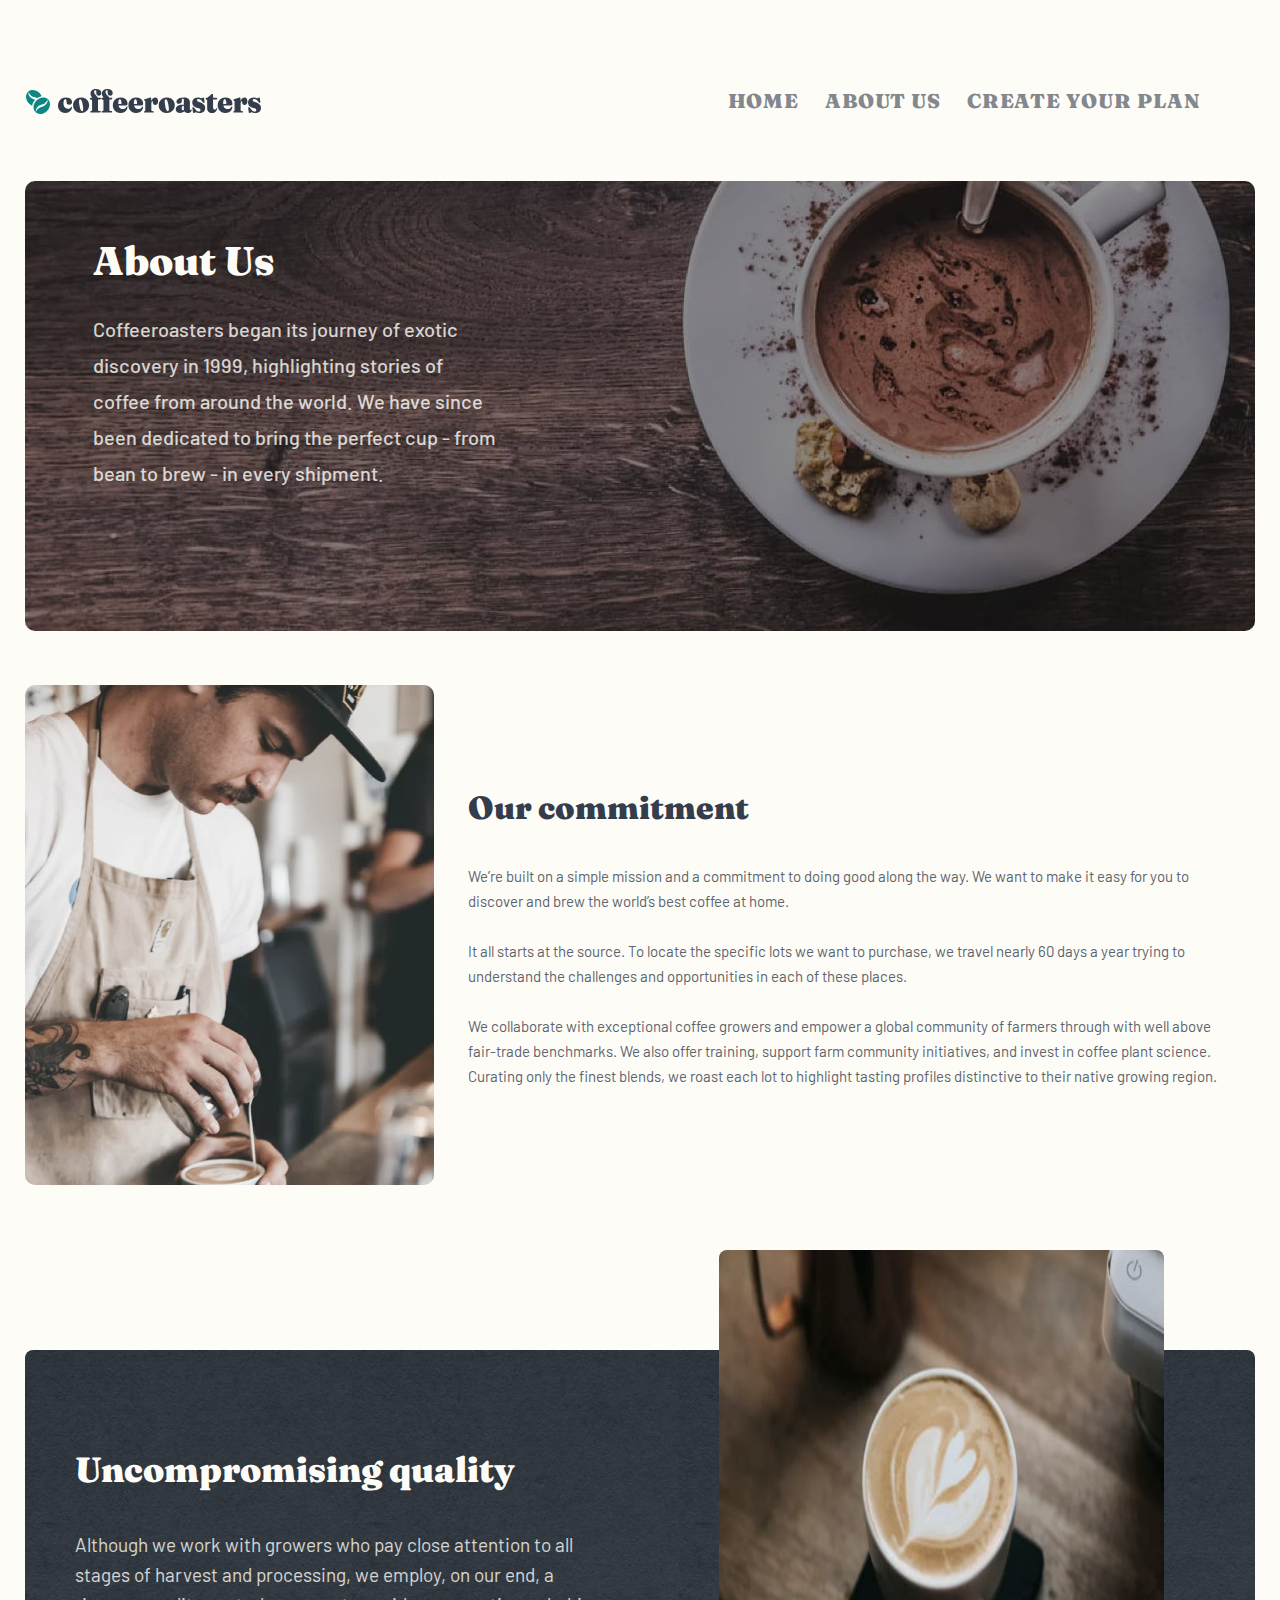
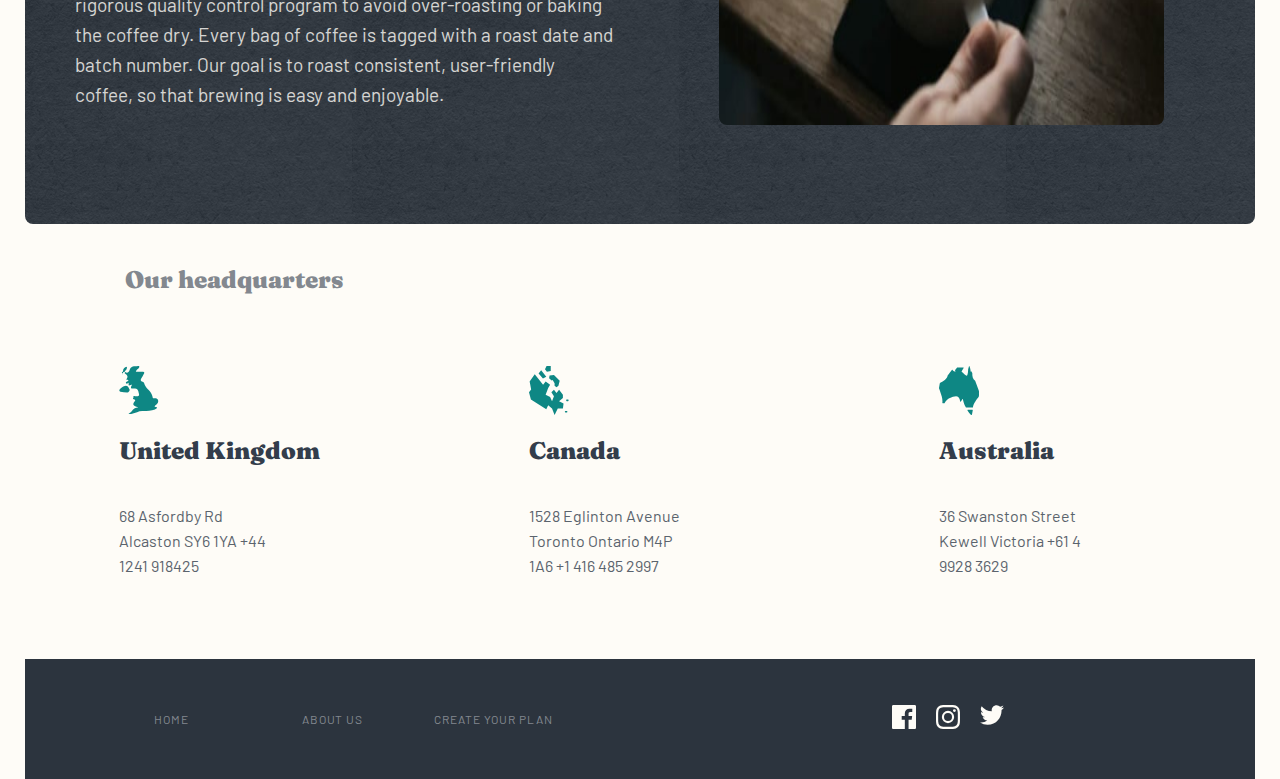
<file: about.html>
<!DOCTYPE html>
<html lang="en">

<head>
  <meta charset="UTF-8">
  <meta name="viewport" content="width=device-width, initial-scale=1.0">
  <link rel="stylesheet" href="./css/about.css">
  <link rel="icon" type="image/png" sizes="32x32" href="./assets/favicon-32x32.png">

  <title>Coffeeroasters subscription site</title>
</head>

<body>
  <div class="wrapper">
    <header>
      <nav class="navbar">
        <div class="brand_icon">
          <img id="logo" src="./assets/shared/desktop/logo.svg" alt="logo">
          <img id="hamMenue" src="./assets/shared/mobile/icon-hamburger.svg" alt="Ham_menue">
        </div>
        <div class="dropdown_container hidden">
          <ul>
            <li><a href="./index.html">Home</a></li>
            <li><a href="./about.html">About Us</a></li>
            <li><a href="./plan.html">Create your plan</a></li>
          </ul>
        </div>

      </nav>
    </header>
    <main>
      <Section class="banner">
        <article>
          <h1>About Us</h1>
          <p>Coffeeroasters began its journey of exotic discovery in 1999, highlighting stories of
            coffee from around the world. We have since been dedicated to bring the perfect cup - from
            bean to brew - in every shipment.</p>
        </article>
      </Section>
      <Section class="commitment">
        <article>
          <img id="commit__img" src="./assets/about/mobile/image-commitment.jpg" alt="">
          <div class="commitment__text">
            <h1>Our commitment</h1>
            <p>
              We’re built on a simple mission and a commitment to doing good along the way. We want to
              make it easy for you to discover and brew the world’s best coffee at home.
              <br>
              <br>
              It all starts at the source. To locate the specific lots we want to purchase, we travel nearly 60 days a
              year trying to understand the challenges and opportunities in each of these places.
              <br>
              <br>
              We collaborate with exceptional coffee growers and empower a global community of farmers
              through with well above fair-trade benchmarks. We also offer training, support farm community
              initiatives, and invest in coffee plant science. Curating only the finest blends, we roast
              each lot to highlight tasting profiles distinctive to their native growing region.
            </p>
          </div>
        </article>
      </Section>
      <Section class="quality">
        <img src="./assets/about/mobile/image-quality.jpg" alt="coffee">
        <div class="quality__text">
          <h1>Uncompromising quality</h1>
          <p>
            Although we work with growers who pay close attention to all stages of harvest and processing,
            we employ, on our end, a rigorous quality control program to avoid over-roasting or baking the
            coffee dry. Every bag of coffee is tagged with a roast date and batch number. Our goal is to roast
            consistent, user-friendly coffee, so that brewing is easy and enjoyable.
          <p>
        </div>
      </Section>
      <Section class="locations">
        <h1> Our headquarters</h1>
        <div>
          <div class="location">
            <img src="./assets/about/desktop/illustration-uk.svg" alt="Uk">
            <h1>United Kingdom</h1>
            <p>68 Asfordby Rd
              Alcaston
              SY6 1YA
              +44 1241 918425
            </p>
          </div>
          <div class="location">
            <img src="./assets/about/desktop/illustration-canada.svg" alt="Canada">
            <h1>Canada</h1>
            <p>1528 Eglinton Avenue
              Toronto
              Ontario M4P 1A6
              +1 416 485 2997</p>
          </div>
          <div class="location">
            <img src="./assets/about/desktop/illustration-australia.svg" alt="Australia">
            <h1>Australia</h1>
            <p>36 Swanston Street
              Kewell
              Victoria
              +61 4 9928 3629</p>
          </div>
        </div>

      </Section>
    </main>

    <footer>
      <div>
        <a href="./index.html">Home</a>
        <a href="./about.html">About us</a>
        <a href="./plan.html">Create your plan</a>
      </div>
      <div class="social__links">
        <a href="#"><img src="./assets/shared/desktop/icon-facebook.svg" alt=""></a>
        <a href="#"><img src="./assets/shared/desktop/icon-instagram.svg" alt=""></a>
        <a href="#"><img src="./assets/shared/desktop/icon-twitter.svg" alt=""></a>
      </div>
    </footer>
  </div>
  <script src="./js/index.js" type="module"> </script>
</body>

</html>
</file>
<file: css/about.css>
@import url("https://fonts.googleapis.com/css2?family=Fraunces:ital,wght@0,100;0,200;0,400;0,600;0,700;0,900;1,100;1,200;1,600&display=swap");
@import url("https://fonts.googleapis.com/css2?family=Barlow&family=Fraunces:ital,wght@0,100;0,200;0,400;0,600;0,700;0,900;1,100;1,200;1,600&display=swap");
@import url("https://fonts.googleapis.com/css2?family=Fraunces:ital,wght@0,100;0,200;0,400;0,600;0,700;0,900;1,100;1,200;1,600&display=swap");
@import url("https://fonts.googleapis.com/css2?family=Barlow&family=Fraunces:ital,wght@0,100;0,200;0,400;0,600;0,700;0,900;1,100;1,200;1,600&display=swap");
.hidden {
  display: none;
}

header .nav {
  width: 100%;
}

.brand_icon {
  display: flex;
  justify-content: space-between;
  align-items: center;
}

.brand_icon #hamMenue {
  margin-top: 6px;
  width: 30px;
  height: 20px;
  cursor: pointer;
}

.dropdown_container {
  margin-top: 20px;
  border-radius: 10px;
}

.dropdown_container ul {
  list-style: none;
  padding: 10px 30px;
}

.dropdown_container ul li {
  margin: 10px 0px;
  border-bottom: 1px solid #2c343e;
}

.dropdown_container ul li a {
  text-decoration: none;
  font-weight: 500;
  font-size: 20px;
  font-family: "Fraunces";
  font-style: normal;
  font-weight: 900;
  line-height: 40px;
  color: #2c343e;
}

.dropdown_container ul li a:hover {
  color: #8f5c2d;
}

@media screen and (min-width: 450px) {
  header {
    margin: 0 auto;
  }
  header .navbar {
    display: flex;
    align-items: center;
    justify-content: space-between;
  }
  header .navbar #hamMenue {
    display: none;
  }
  header .navbar ul {
    display: flex;
    text-decoration: none;
    width: 583px;
    justify-content: space-evenly;
  }
  header .navbar ul li {
    list-style: none;
    font-size: 16px;
    border: none;
  }
  header .navbar ul li:hover {
    color: #333d4b;
  }
  header .navbar ul li a {
    text-decoration: none;
    letter-spacing: 0.923077px;
    text-transform: uppercase;
    color: #83888f;
  }
  header .navbar ul li a:hover {
    color: #8f5c2d;
  }
  header .navbar .dropdown_container {
    display: block;
    margin-top: 0px;
    background-color: inherit;
  }
}

@media screen and (min-width: 850px) {
  header {
    max-width: 100%;
  }
}

footer {
  background: #2c343e;
  text-align: center;
}

footer div {
  padding: 28px 0 0 0;
}

footer div a {
  font-family: Barlow;
  font-style: normal;
  font-weight: normal;
  font-size: 12px;
  line-height: 25px;
  color: #83888f;
  display: block;
  text-decoration: none;
  letter-spacing: 0.923077px;
  text-transform: uppercase;
}

footer div a:hover {
  color: #b1b1b1;
}

footer .social__links {
  padding-bottom: 24px;
  display: flex;
  flex-direction: column;
  align-items: center;
}

footer .social__links img {
  margin: 0 10px;
}

footer .social__links a {
  width: 44px;
  height: 44px;
}

footer .social__links a:hover {
  color: #b1b1b1;
}

@media screen and (min-width: 450px) {
  footer div {
    width: 483px;
    margin: 0 auto;
    display: flex;
    justify-content: space-between;
  }
  footer div a {
    width: 220px;
  }
  footer div a:hover {
    color: #b1b1b1;
  }
  footer .social__links {
    justify-content: center;
    padding-bottom: 30px;
  }
}

@media screen and (min-width: 768px) {
  footer {
    display: flex;
    height: 120px;
    justify-content: space-between;
  }
  footer > div {
    padding: 0;
    align-items: center;
  }
  footer .social__links {
    display: flex;
    flex-direction: row;
    align-items: center;
    justify-content: center;
    padding-top: 26px;
  }
  footer .social__links a {
    width: 44px;
  }
  footer .social__links a img {
    padding: 10px 0;
  }
}

* {
  box-sizing: border-box;
}

body {
  background: #fefcf7;
  overflow-y: auto;
  overflow-x: hidden;
  margin: 0px;
  padding: 0px 10px;
}

.wrapper {
  padding: 0px 7px;
  padding-top: 20px;
}

main {
  display: grid;
  grid-template-columns: 1fr;
  grid-template-rows: auto auto auto auto auto;
  grid-template-areas: "banner" "commitment" "quality" "location" "footer";
  row-gap: 20px;
  margin-top: 24px;
}

.banner {
  grid-area: banner;
  background: url(../assets/about/mobile/image-hero-whitecup.jpg);
  background-size: cover;
  text-align: center;
  padding: 25px 25px;
  border-radius: 10px;
  height: 400px;
}

.banner article {
  display: flex;
  flex-direction: column;
  align-items: center;
  padding: 0 20px;
  justify-content: space-around;
}

.banner article h1 {
  font-family: "Fraunces";
  font-style: normal;
  font-weight: 900;
  font-size: 32px;
  line-height: 40px;
  color: #fefcf7;
  margin: 0;
  margin-bottom: 10px;
}

.banner article p {
  font-family: "Barlow";
  font-style: normal;
  font-weight: normal;
  font-size: 16px;
  line-height: 25px;
  color: #fefcf7;
  mix-blend-mode: normal;
  opacity: 0.8;
}

.commitment {
  grid-area: commitment;
}

.commitment article {
  display: flex;
  flex-direction: column;
  text-align: center;
}

.commitment article img {
  width: 100%;
  max-width: 450px;
  border-radius: 10px;
}

.commitment article .commitment__text h1 {
  font-family: "Fraunces";
  font-style: normal;
  font-weight: 900;
  font-size: 32px;
  line-height: 40px;
  color: #333d4b;
}

.commitment article .commitment__text p {
  font-family: "Barlow";
  font-style: normal;
  font-weight: normal;
  font-size: 15px;
  line-height: 25px;
  color: #333d4b;
  mix-blend-mode: normal;
  opacity: 0.8;
  opacity: 0.8;
}

.quality {
  margin-top: 75px;
  grid-area: quality;
  background: url(../assets/about/mobile/bg-quality.png);
  border-radius: 8px;
}

.quality img {
  width: 279px;
  height: 156px;
  border-radius: 8px;
  position: relative;
  top: -75px;
  left: 42px;
}

.quality .quality__text {
  position: relative;
  top: -50px;
  text-align: center;
  width: 80%;
  margin: auto;
}

.quality .quality__text h1 {
  font-family: "Fraunces";
  font-style: normal;
  font-weight: 900;
  font-size: 35px;
  line-height: 40px;
  color: #fefcf7;
  margin: 0;
}

.quality .quality__text p {
  font-family: "Barlow";
  font-style: normal;
  font-weight: normal;
  font-size: 15px;
  line-height: 25px;
  color: #fefcf7;
  mix-blend-mode: normal;
  opacity: 0.8;
}

.locations {
  grid-area: location;
}

.locations h1 {
  text-align: center;
  font-family: "Fraunces";
  font-style: normal;
  font-weight: 900;
  font-size: 24px;
  line-height: 40px;
  color: #83888f;
}

.locations .location {
  padding: 10px;
  display: flex;
  flex-direction: column;
  justify-content: center;
  text-align: center;
}

.locations .location img {
  width: 40.84px;
  height: 49px;
  margin: 50px auto 0 auto;
}

.locations .location h1 {
  font-family: "Fraunces";
  font-style: normal;
  font-weight: 900;
  font-size: 36px;
  line-height: 40px;
  color: #333d4b;
}

.locations .location p {
  font-family: "Barlow";
  font-style: normal;
  font-weight: normal;
  font-size: 16px;
  line-height: 25px;
  color: #333d4b;
  mix-blend-mode: normal;
  opacity: 0.8;
}

footer {
  grid-area: footer;
}

@media screen and (min-width: 450px) {
  .wrapper {
    margin: auto;
    row-gap: 120px;
    padding-right: 15px;
    padding-left: 15px;
  }
  main {
    grid-template-rows: 400px auto auto auto auto;
  }
  .banner {
    text-align: left;
    background: url(../assets/about/tablet/image-hero-whitecup.jpg);
    background-size: cover;
    padding-top: 70px;
  }
  .banner article {
    align-items: flex-start;
    width: 398px;
  }
  .banner article h1 {
    text-align: left;
    font-family: "Fraunces";
    font-style: normal;
    font-weight: 900;
    font-size: 35px;
    line-height: 40px;
    color: #fefcf7;
  }
  .banner article p {
    font-family: "Barlow";
    font-style: normal;
    font-weight: normal;
    font-size: 18px;
    line-height: 25px;
    color: #fefcf7;
    mix-blend-mode: normal;
    opacity: 0.8;
    line-height: 33px;
  }
  .commitment {
    height: 570px;
    margin: 30px 0;
    margin-bottom: 200px;
  }
  .commitment article {
    display: flex;
    flex-direction: row;
  }
  .commitment article img {
    width: 550px;
    height: 720px;
  }
  .commitment article div {
    text-align: left;
    margin: 0 10px;
    padding: 0 24px;
    display: flex;
    flex-direction: column;
  }
  .quality img {
    width: 573px;
    height: 320px;
    left: 98px;
  }
  .quality .quality__text {
    align-items: center;
    width: 540px;
    margin: 0 auto;
    margin-top: 40px;
  }
  .locations {
    margin-bottom: 50px;
  }
  .locations h1 {
    text-align: left;
  }
  .locations div {
    display: flex;
    justify-content: space-between;
  }
  .locations div .location {
    align-items: flex-start;
    padding: 0px;
    justify-content: space-evenly;
    width: 223px;
    text-align: left;
  }
  .locations div .location img {
    margin-left: 0;
  }
  .locations div .location h1 {
    font-family: "Fraunces";
    font-style: normal;
    font-weight: 900;
    font-size: 24px;
    line-height: 40px;
    color: #333d4b;
  }
  .locations div .location p {
    font-family: "Barlow";
    font-style: normal;
    font-weight: normal;
    font-size: 16px;
    line-height: 25px;
    color: #333d4b;
    mix-blend-mode: normal;
    opacity: 0.8;
    width: 153px;
    height: 70px;
  }
}

@media screen and (min-width: 850px) {
  body {
    margin: 0;
    padding: 0;
  }
  .wrapper {
    padding: 0 25px;
    padding-top: 45px;
  }
  .banner {
    background: url(../assets/about/desktop/image-hero-whitecup.jpg);
    background-size: cover;
    height: 450px;
    padding: 60px 0;
  }
  .banner article {
    margin-left: 48px;
    width: 445px;
    text-align: left;
  }
  .banner article h1 {
    font-family: "Fraunces";
    font-style: normal;
    font-weight: 900;
    font-size: 40px;
    line-height: 40px;
    color: #fefcf7;
  }
  .banner article p {
    font-family: "Barlow";
    font-style: normal;
    font-weight: normal;
    font-size: 20px;
    line-height: 25px;
    color: #fefcf7;
    mix-blend-mode: normal;
    opacity: 0.8;
    line-height: 36px;
    font-weight: 500;
  }
  .commitment {
    height: 570px;
    margin: 84px auto;
    margin-bottom: 0;
  }
  .commitment article {
    justify-content: space-between;
  }
  .commitment article img {
    max-width: 600px;
    max-height: 500px;
  }
  .commitment .commitment__text {
    display: flex;
    justify-content: center;
  }
  .commitment .commitment__text h1 {
    font-family: "Fraunces";
    font-style: normal;
    font-weight: 900;
    font-size: 40px;
    line-height: 40px;
    color: #333d4b;
  }
  .commitment .commitment__text p {
    font-family: "Barlow";
    font-style: normal;
    font-weight: normal;
    font-size: 18px;
    line-height: 25px;
    color: #333d4b;
    mix-blend-mode: normal;
    opacity: 0.8;
  }
  .quality {
    display: flex;
    padding: 50px 0;
    height: 474px;
  }
  .quality img {
    width: 445px;
    max-width: 445px;
    height: 475px;
    position: relative;
    top: -150px;
    left: 54px;
    order: 2;
  }
  .quality .quality__text {
    margin: 100px 50px;
    order: 1;
    text-align: left;
  }
  .quality .quality__text h1 {
    font-family: "Fraunces";
    font-style: normal;
    font-weight: 900;
    font-size: 40;
    line-height: 40px;
    color: #fefcf7;
    margin-bottom: 40px;
  }
  .quality .quality__text p {
    font-family: "Barlow";
    font-style: normal;
    font-weight: normal;
    font-size: 19px;
    line-height: 25px;
    color: #fefcf7;
    mix-blend-mode: normal;
    opacity: 0.8;
    line-height: 30px;
  }
  .locations div {
    justify-content: space-around;
  }
  .locations div .location {
    align-items: left;
  }
  .locations div .location h1 {
    margin-left: 0;
  }
  .locations h1 {
    margin-left: 100px;
  }
}
/*# sourceMappingURL=about.css.map */
</file>
